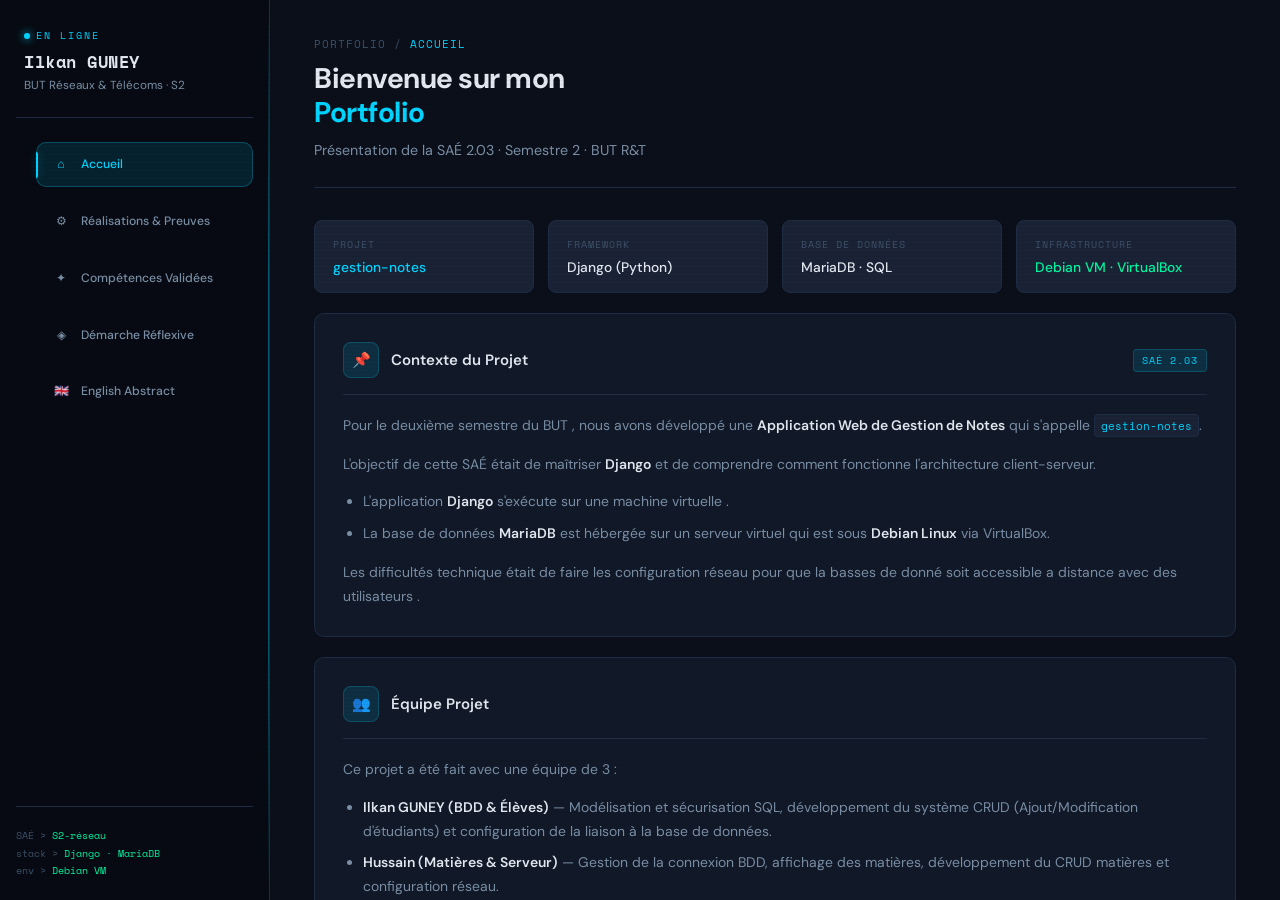
<file: index.html>
<!DOCTYPE html>
<html lang="fr">
<head>
    <meta charset="UTF-8">
    <meta name="viewport" content="width=device-width, initial-scale=1.0">
    <title>Portfolio SAÉ — Ilkan GUNEY</title>
    <link rel="stylesheet" href="style.css">
</head>
<body>
    <aside class="sidebar">
        <div class="profile-section">
            <div class="profile-tag">En ligne</div>
            <h2>Ilkan GUNEY</h2>
            <div class="subtitle">BUT Réseaux &amp; Télécoms · S2</div>
        </div>
        <ul class="nav-menu">
            <li class="nav-item active">
                <a href="index.html">
                    <span class="nav-icon">⌂</span>
                    <span class="nav-label">Accueil</span>
                </a>
            </li>
            <li class="nav-item">
                <a href="realisations.html">
                    <span class="nav-icon">⚙</span>
                    <span class="nav-label">Réalisations &amp; Preuves</span>
                </a>
            </li>
            <li class="nav-item">
                <a href="competences.html">
                    <span class="nav-icon">✦</span>
                    <span class="nav-label">Compétences Validées</span>
                </a>
            </li>
            <li class="nav-item">
                <a href="reflexion.html">
                    <span class="nav-icon">◈</span>
                    <span class="nav-label">Démarche Réflexive</span>
                </a>
            </li>
            <li class="nav-item">
                <a href="english.html">
                    <span class="nav-icon">🇬🇧</span>
                    <span class="nav-label">English Abstract</span>
                </a>
            </li>
        </ul>
        <div class="sidebar-footer">
            <div class="sys-info">
                <div>SAÉ &gt; <span>S2-réseau</span></div>
                <div>stack &gt; <span>Django · MariaDB</span></div>
                <div>env &gt; <span>Debian VM</span></div>
            </div>
        </div>
    </aside>

    <main class="main-content">
        <div class="page-header">
            <div class="breadcrumb">Portfolio / <span>Accueil</span></div>
            <h1>Bienvenue sur mon<br><em>Portfolio </em></h1>
            <p class="desc">Présentation de la SAÉ 2.03 · Semestre 2 · BUT R&amp;T</p>
        </div>

        <div class="info-grid">
            <div class="info-tile">
                <div class="label">Projet</div>
                <div class="value accent">gestion-notes</div>
            </div>
            <div class="info-tile">
                <div class="label">Framework</div>
                <div class="value">Django (Python)</div>
            </div>
            <div class="info-tile">
                <div class="label">Base de données</div>
                <div class="value">MariaDB · SQL</div>
            </div>
            <div class="info-tile">
                <div class="label">Infrastructure</div>
                <div class="value green">Debian VM · VirtualBox</div>
            </div>
        </div>

        <div class="card">
            <div class="card-header">
                <div class="card-icon">📌</div>
                <h3>Contexte du Projet</h3>
                <span class="card-tag">SAÉ 2.03</span>
            </div>
            <p>
                Pour le  deuxième semestre du  BUT , nous avons développé une 
                <strong>Application Web de Gestion de Notes</strong> qui s'appelle  <code>gestion-notes</code>.
            </p>
            <p>
                L'objectif  de cette SAÉ était de maîtriser  <strong>Django</strong> et de comprendre comment fonctionne l'architecture client-serveur.
            </p>
            <ul>
                <li>L'application <strong>Django</strong> s'exécute sur  une machine virtuelle .</li>
                <li>La base de données <strong>MariaDB</strong> est hébergée sur un serveur virtuel qui est sous  <strong>Debian Linux</strong> via VirtualBox.</li>
            </ul>
            <p>
                Les difficultés  technique était de faire les configuration réseau pour que la basses de donné soit accessible a distance avec des utilisateurs .
            </p>
        </div>

        <div class="card">
            <div class="card-header">
                <div class="card-icon">👥</div>
                <h3>Équipe Projet</h3>
              
            </div>
            <p>Ce projet a été fait avec une équipe de 3 :</p>
            <ul>
                <li><strong>Ilkan GUNEY (BDD &amp; Élèves)</strong> — Modélisation et sécurisation SQL, développement du système CRUD (Ajout/Modification d'étudiants) et configuration de la liaison à la base de données.</li>
                <li><strong>Hussain (Matières &amp; Serveur)</strong> — Gestion de la connexion BDD, affichage des matières, développement du CRUD matières et configuration réseau.</li>
                <li><strong>Rafael (CSV &amp; Bulletins)</strong> — Conception des interfaces HTML/CSS, lecture et traitement des fichiers CSV pour l'importation automatisée des notes dans la base de données.</li>
            </ul>
        </div>

        <div class="card">
            <div class="card-header">
                <div class="card-icon">🗺</div>
                <h3>Navigation du Portfolio</h3>
            </div>
            <ul>
                <li><strong>Réalisations &amp; Preuves</strong> — Détails techniques des tâches accomplies avec captures d'écran.</li>
                <li><strong>Compétences Validées</strong> — Correspondance avec le référentiel national BUT (AC).</li>
                <li><strong>Démarche Réflexive</strong> — Analyse critique des incidents techniques rencontrés et résolutions.</li>
                <li><strong>English Abstract</strong> — Résumé technique rédigé en anglais.</li>
            </ul>
        </div>
    </main>
</body>
</html>
</file>
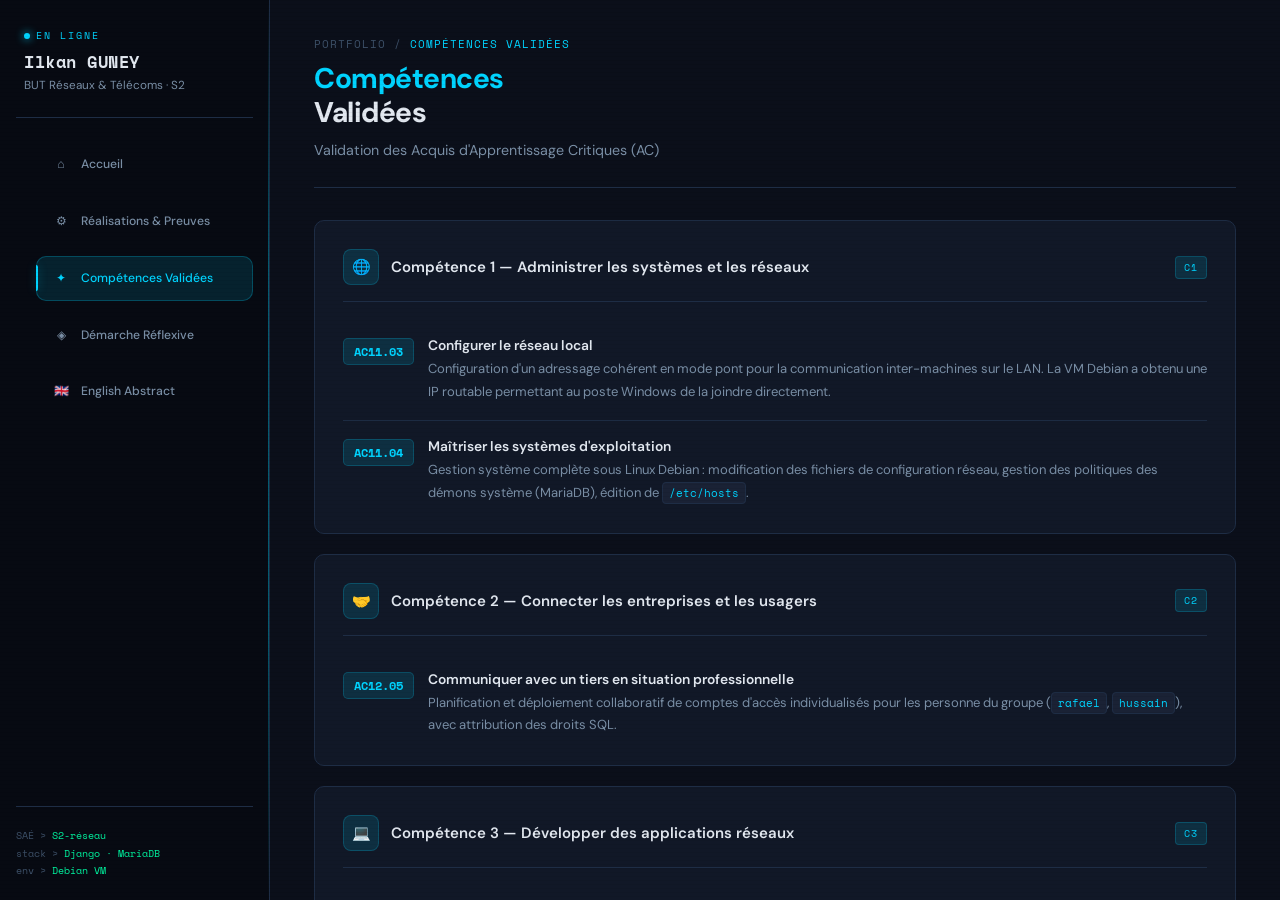
<file: competences.html>
<!DOCTYPE html>
<html lang="fr">
<head>
    <meta charset="UTF-8">
    <meta name="viewport" content="width=device-width, initial-scale=1.0">
    <title>Compétences — Portfolio Ilkan GUNEY</title>
    <link rel="stylesheet" href="style.css">
</head>
<body>
    <aside class="sidebar">
        <div class="profile-section">
            <div class="profile-tag">En ligne</div>
            <h2>Ilkan GUNEY</h2>
            <div class="subtitle">BUT Réseaux &amp; Télécoms · S2</div>
        </div>
        <ul class="nav-menu">
            <li class="nav-item">
                <a href="index.html"><span class="nav-icon">⌂</span><span class="nav-label">Accueil</span></a>
            </li>
            <li class="nav-item">
                <a href="realisations.html"><span class="nav-icon">⚙</span><span class="nav-label">Réalisations &amp; Preuves</span></a>
            </li>
            <li class="nav-item active">
                <a href="competences.html"><span class="nav-icon">✦</span><span class="nav-label">Compétences Validées</span></a>
            </li>
            <li class="nav-item">
                <a href="reflexion.html"><span class="nav-icon">◈</span><span class="nav-label">Démarche Réflexive</span></a>
            </li>
            <li class="nav-item">
                <a href="english.html"><span class="nav-icon">🇬🇧</span><span class="nav-label">English Abstract</span></a>
            </li>
        </ul>
        <div class="sidebar-footer">
            <div class="sys-info">
                <div>SAÉ &gt; <span>S2-réseau</span></div>
                <div>stack &gt; <span>Django · MariaDB</span></div>
                <div>env &gt; <span>Debian VM</span></div>
            </div>
        </div>
    </aside>

    <main class="main-content">
        <div class="page-header">
            <div class="breadcrumb">Portfolio / <span>Compétences Validées</span></div>
            <h1><em>Compétences</em><br>Validées </h1>
            <p class="desc">Validation des Acquis d'Apprentissage Critiques (AC) </p>
        </div>

        <!-- COMPÉTENCE 1 -->
        <div class="card">
            <div class="card-header">
                <div class="card-icon">🌐</div>
                <h3>Compétence 1 — Administrer les systèmes et les réseaux</h3>
                <span class="card-tag">C1</span>
            </div>

            <div class="ac-item">
                <span class="ac-code">AC11.03</span>
                <div class="ac-content">
                    <strong>Configurer le réseau local</strong>
                    <p>
                        Configuration d'un adressage cohérent en mode pont pour la communication inter-machines sur le LAN.
                        La VM Debian a obtenu une IP routable permettant au poste Windows de la joindre directement.
                    </p>
                </div>
            </div>

            <div class="ac-item">
                <span class="ac-code">AC11.04</span>
                <div class="ac-content">
                    <strong>Maîtriser les systèmes d'exploitation</strong>
                    <p>
                        Gestion système complète sous Linux Debian : modification des fichiers de configuration réseau,
                        gestion des politiques des démons système (MariaDB), édition de <code>/etc/hosts</code>.
                    </p>
                </div>
            </div>
        </div>

        <!-- COMPÉTENCE 2 -->
        <div class="card">
            <div class="card-header">
                <div class="card-icon">🤝</div>
                <h3>Compétence 2 — Connecter les entreprises et les usagers</h3>
                <span class="card-tag">C2</span>
            </div>

            <div class="ac-item">
                <span class="ac-code">AC12.05</span>
                <div class="ac-content">
                    <strong>Communiquer avec un tiers en situation professionnelle</strong>
                    <p>
                        Planification et déploiement collaboratif de comptes d'accès individualisés pour les personne du groupe 
                        (<code>rafael</code>, <code>hussain</code>), avec attribution des droits SQL.
                    </p>
                </div>
            </div>
        </div>

        <!-- COMPÉTENCE 3 -->
        <div class="card">
            <div class="card-header">
                <div class="card-icon">💻</div>
                <h3>Compétence 3 — Développer des applications réseaux</h3>
                <span class="card-tag">C3</span>
            </div>

            <div class="ac-item">
                <span class="ac-code">AC13.03</span>
                <div class="ac-content">
                    <strong>Traduire un algorithme en un programme</strong>
                    <p>
                        Écriture de scripts Python pour le traitement des formulaires web, la validation des données
                        et les calculs dynamiques de moyennes par étudiant et par matière.
                    </p>
                </div>
            </div>

            <div class="ac-item">
                <span class="ac-code">AC13.05</span>
                <div class="ac-content">
                    <strong>Choisir les mécanismes de gestion de données adaptés</strong>
                    <p>
                        Liaison via connecteur SQL (<code>mysqlclient</code>) d'un framework web objet (Django) à une
                        base de données MariaDB externe hébergée sur infrastructure virtuelle .
                    </p>
                </div>
            </div>
        </div>

        <!-- Synthèse -->
        <div class="card">
            <div class="card-header">
                <div class="card-icon">📋</div>
                <h3>Synthèse des apprentissages</h3>
            </div>
            <p>
                Cette SAÉ m'a permis de travailler sur plusieurs compétences techniques en <strong>administration réseau</strong>,
                en <strong>sécurisation des accès</strong> et en <strong>développement d'applications</strong>.
                Ce projet ma permit d'etre dans des situaltions a la qu'elle je peut etre confronter dans une entreprise 
                
            </p>
        </div>
    </main>
</body>
</html>
</file>
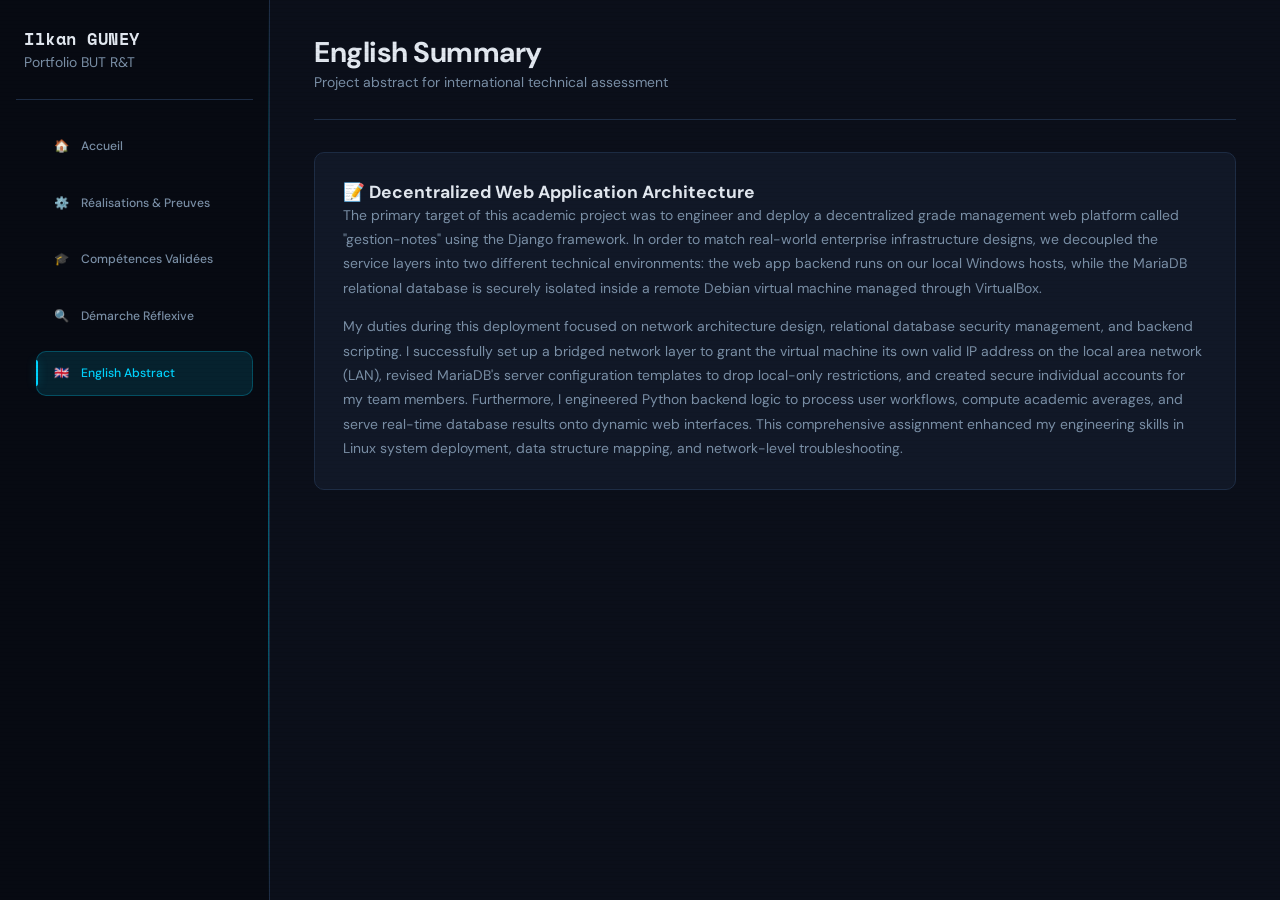
<file: english.html>
<!DOCTYPE html>
<html lang="en">
<head>
    <meta charset="UTF-8">
    <title>Portfolio - English Abstract</title>
    <link rel="stylesheet" href="style.css">
</head>
<body>
    <aside class="sidebar">
        <div class="profile-section">
            <h2>Ilkan GUNEY</h2>
            <p>Portfolio BUT R&T</p>
        </div>
        <ul class="nav-menu">
            <li class="nav-item"><a href="index.html"><span class="nav-icon">🏠</span> Accueil</a></li>
            <li class="nav-item"><a href="realisations.html"><span class="nav-icon">⚙️</span> Réalisations & Preuves</a></li>
            <li class="nav-item"><a href="competences.html"><span class="nav-icon">🎓</span> Compétences Validées</a></li>
            <li class="nav-item"><a href="reflexion.html"><span class="nav-icon">🔍</span> Démarche Réflexive</a></li>
            <li class="nav-item active"><a href="english.html"><span class="nav-icon">🇬🇧</span> English Abstract</a></li>
        </ul>
    </aside>

    <main class="main-content">
        <div class="page-header">
            <h1>English Summary</h1>
            <p>Project abstract for international technical assessment</p>
        </div>

        <div class="card">
            <h3>📝 Decentralized Web Application Architecture</h3>
            <p>The primary target of this academic project was to engineer and deploy a decentralized grade management web platform called "gestion-notes" using the Django framework. In order to match real-world enterprise infrastructure designs, we decoupled the service layers into two different technical environments: the web app backend runs on our local Windows hosts, while the MariaDB relational database is securely isolated inside a remote Debian virtual machine managed through VirtualBox.</p>
            <p>My duties during this deployment focused on network architecture design, relational database security management, and backend scripting. I successfully set up a bridged network layer to grant the virtual machine its own valid IP address on the local area network (LAN), revised MariaDB's server configuration templates to drop local-only restrictions, and created secure individual accounts for my team members. Furthermore, I engineered Python backend logic to process user workflows, compute academic averages, and serve real-time database results onto dynamic web interfaces. This comprehensive assignment enhanced my engineering skills in Linux system deployment, data structure mapping, and network-level troubleshooting.</p>
        </div>
    </main>
</body>
</html>
</file>
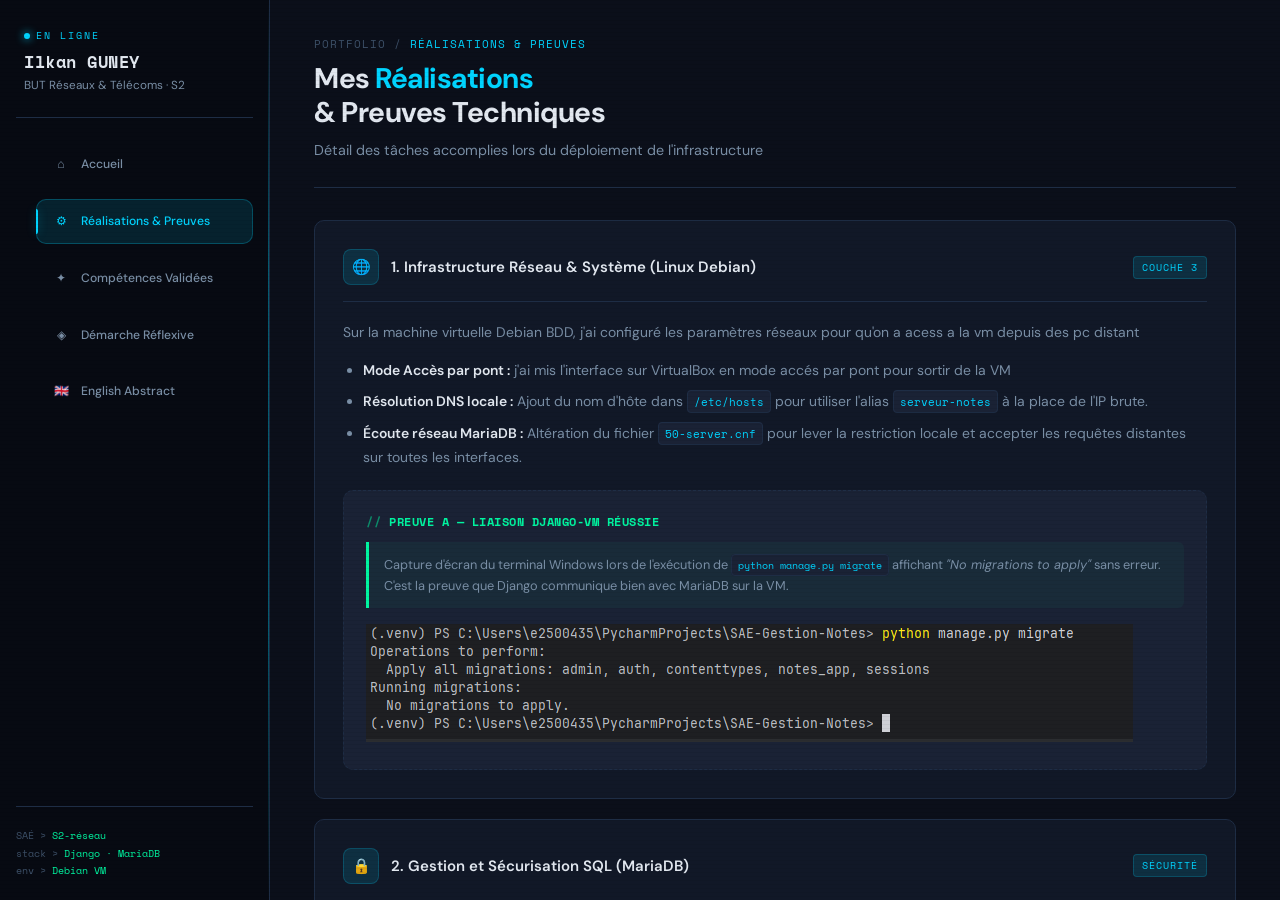
<file: realisations.html>
<!DOCTYPE html>
<html lang="fr">
<head>
    <meta charset="UTF-8">
    <meta name="viewport" content="width=device-width, initial-scale=1.0">
    <title>Réalisations — Portfolio Ilkan GUNEY</title>
    <link rel="stylesheet" href="style.css">
</head>
<body>
    <aside class="sidebar">
        <div class="profile-section">
            <div class="profile-tag">En ligne</div>
            <h2>Ilkan GUNEY</h2>
            <div class="subtitle">BUT Réseaux &amp; Télécoms · S2</div>
        </div>
        <ul class="nav-menu">
            <li class="nav-item">
                <a href="index.html"><span class="nav-icon">⌂</span><span class="nav-label">Accueil</span></a>
            </li>
            <li class="nav-item active">
                <a href="realisations.html"><span class="nav-icon">⚙</span><span class="nav-label">Réalisations &amp; Preuves</span></a>
            </li>
            <li class="nav-item">
                <a href="competences.html"><span class="nav-icon">✦</span><span class="nav-label">Compétences Validées</span></a>
            </li>
            <li class="nav-item">
                <a href="reflexion.html"><span class="nav-icon">◈</span><span class="nav-label">Démarche Réflexive</span></a>
            </li>
            <li class="nav-item">
                <a href="english.html"><span class="nav-icon">🇬🇧</span><span class="nav-label">English Abstract</span></a>
            </li>
        </ul>
        <div class="sidebar-footer">
            <div class="sys-info">
                <div>SAÉ &gt; <span>S2-réseau</span></div>
                <div>stack &gt; <span>Django · MariaDB</span></div>
                <div>env &gt; <span>Debian VM</span></div>
            </div>
        </div>
    </aside>

    <main class="main-content">
        <div class="page-header">
            <div class="breadcrumb">Portfolio / <span>Réalisations &amp; Preuves</span></div>
            <h1>Mes <em>Réalisations</em><br>&amp; Preuves Techniques</h1>
            <p class="desc">Détail des tâches accomplies lors du déploiement de l'infrastructure</p>
        </div>

        <!-- RÉALISATION 1 -->
        <div class="card">
            <div class="card-header">
                <div class="card-icon">🌐</div>
                <h3>1. Infrastructure Réseau &amp; Système (Linux Debian)</h3>
                <span class="card-tag">Couche 3</span>
            </div>
            <p>
                Sur la machine virtuelle Debian BDD, j'ai configuré les paramètres réseaux pour qu'on a acess a la vm depuis des pc distant  
            <ul>
                <li>
                    <strong>Mode Accès par pont  :</strong> j'ai mis l'interface sur VirtualBox  en mode accés par pont pour sortir de la VM
                
                </li>
                <li>
                    <strong>Résolution DNS locale :</strong> Ajout du nom d'hôte dans <code>/etc/hosts</code> pour utiliser
                    l'alias <code>serveur-notes</code> à la place de l'IP brute.
                </li>
                <li>
                    <strong>Écoute réseau MariaDB :</strong> Altération du fichier <code>50-server.cnf</code> pour lever la
                    restriction locale et accepter les requêtes distantes sur toutes les interfaces.
                </li>
            </ul>

            <div class="preuve-box">
                <div class="preuve-header">Preuve A — Liaison Django-VM réussie</div>
                <div class="preuve-instruction">
                     Capture d'écran du terminal Windows lors de l'exécution de
                    <code>python manage.py migrate</code> affichant <em>"No migrations to apply"</em> sans erreur.
                    C'est la preuve que Django communique bien avec MariaDB sur la VM.
                </div>
                <img src="1.png" alt="Preuve A - Terminal Migrate" class="preuve-image">
            </div>
        </div>

        <!-- RÉALISATION 2 -->
        <div class="card">
            <div class="card-header">
                <div class="card-icon">🔒</div>
                <h3>2. Gestion et Sécurisation SQL (MariaDB)</h3>
                <span class="card-tag">Sécurité</span>
            </div>
            <p>
                J'ai mis des règles d'accès à la base de données pour un accès sécurisée:
            </p>
            <ul>
                <li>Création des comptes nominatifs : <code>ilkan</code>, <code>rafael</code>, <code>hussain</code>.</li>
                <li>Attribution sécurisée des mots de passe individuels.</li>
                <li>Nous avons configuré les privilèges SQL de l'utilisateur de manière à limiter ses accès uniquement aux tables de la base de données gestion-notes. <cRode>gestion-notes</code>.</li>
            </ul>

            <div class="preuve-box">
                <div class="preuve-header">Preuve B — Configuration Django (settings.py)</div>
                <div class="preuve-instruction">
                    Extrait du fichier <code>settings.py</code> de l'application Django ciblant le serveur MariaDB distant.
                </div>
                <div class="code-block">
                    <div class="code-block-header">
                        <div class="code-dot red"></div>
                        <div class="code-dot yellow"></div>
                        <div class="code-dot green"></div>
                        <span class="code-filename">gestion_notes/settings.py</span>
                    </div>
                    <pre>DATABASES = {
    'default': {
        'ENGINE': 'django.db.backends.mysql',
        'NAME':   'gestion-notes',
        'USER':   'ilkan',
        'PASSWORD': 'toto',
        'HOST':   'serveur-notes',   # alias /etc/hosts → IP VM
        'PORT':   '3306',
    }
}</pre>
                </div>
            </div>
        </div>

        <!-- RÉALISATION 3 -->
        <div class="card">
            <div class="card-header">
                <div class="card-icon">🐍</div>
                <h3>3. Développement Backend (Python / Django)</h3>
                <span class="card-tag">Dev Web</span>
            </div>
            <p>
                En parallèle de la partie infrastructure, j'ai contribué au développement des vues et de la logique métier
                de l'application :
            </p>
            <ul>
                <li>Traitement des formulaires d'ajout d'étudiants et de notes.</li>
                <li>Calcul dynamique des moyennes par matière.</li>
                <li>Rendu des résultats en temps réel dans les templates HTML.</li>
            </ul>

            <div class="preuve-box">
                <div class="preuve-header">Preuve C — Interface applicative fonctionnelle</div>
                <div class="preuve-instruction">
                    Capture d'écran de l'interface web <code>gestion-notes</code>
                    dans le navigateur, qui montre une liste d'étudiants.
                </div>
                <img src="image.png" alt="Preuve c - Terminal Migrate" class="preuve-image">
            </div>
        </div>
    </main>
</body>
</html>
</file>
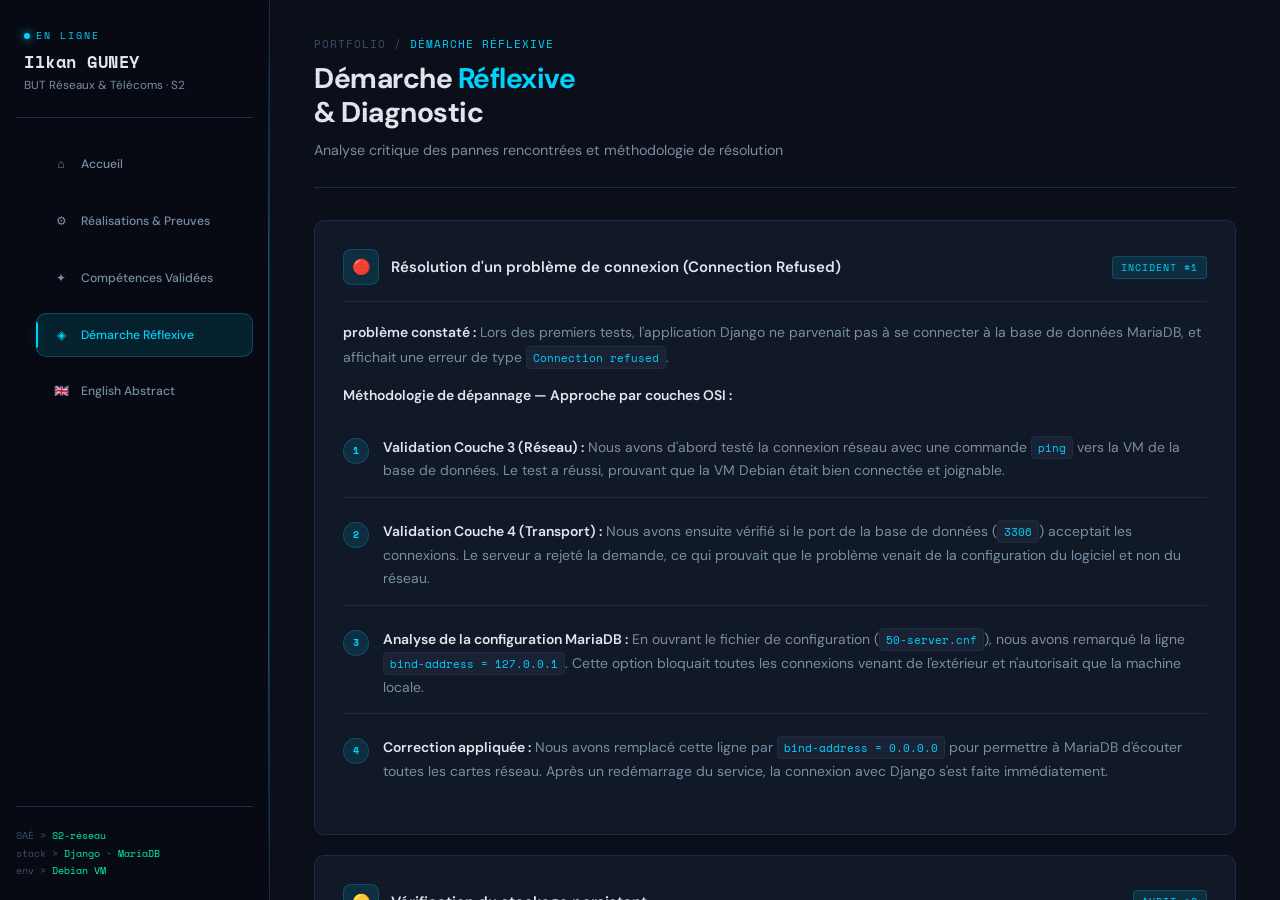
<file: reflexion.html>
<!DOCTYPE html>
<html lang="fr">
<head>
    <meta charset="UTF-8">
    <meta name="viewport" content="width=device-width, initial-scale=1.0">
    <title>Démarche Réflexive — Portfolio Ilkan GUNEY</title>
    <link rel="stylesheet" href="style.css">
</head>
<body>
    <aside class="sidebar">
        <div class="profile-section">
            <div class="profile-tag">En ligne</div>
            <h2>Ilkan GUNEY</h2>
            <div class="subtitle">BUT Réseaux &amp; Télécoms · S2</div>
        </div>
        <ul class="nav-menu">
            <li class="nav-item">
                <a href="index.html"><span class="nav-icon">⌂</span><span class="nav-label">Accueil</span></a>
            </li>
            <li class="nav-item">
                <a href="realisations.html"><span class="nav-icon">⚙</span><span class="nav-label">Réalisations &amp; Preuves</span></a>
            </li>
            <li class="nav-item">
                <a href="competences.html"><span class="nav-icon">✦</span><span class="nav-label">Compétences Validées</span></a>
            </li>
            <li class="nav-item active">
                <a href="reflexion.html"><span class="nav-icon">◈</span><span class="nav-label">Démarche Réflexive</span></a>
            </li>
            <li class="nav-item">
                <a href="english.html"><span class="nav-icon">🇬🇧</span><span class="nav-label">English Abstract</span></a>
            </li>
        </ul>
        <div class="sidebar-footer">
            <div class="sys-info">
                <div>SAÉ &gt; <span>S2-réseau</span></div>
                <div>stack &gt; <span>Django · MariaDB</span></div>
                <div>env &gt; <span>Debian VM</span></div>
            </div>
        </div>
    </aside>

    <main class="main-content">
        <div class="page-header">
            <div class="breadcrumb">Portfolio / <span>Démarche Réflexive</span></div>
            <h1>Démarche <em>Réflexive</em><br>&amp; Diagnostic</h1>
            <p class="desc">Analyse critique des pannes rencontrées et méthodologie de résolution</p>
        </div>

        <!-- PANNE 1 -->
     <div class="card">
            <div class="card-header">
                <div class="card-icon">🔴</div>
                <h3>Résolution d'un problème de connexion (Connection Refused)</h3>
                <span class="card-tag">Incident #1</span>
            </div>
            <p>
                <strong>problème constaté :</strong> Lors des premiers tests, l'application Django ne parvenait pas 
                à se connecter à la base de données MariaDB, et affichait une erreur de type <code>Connection refused</code>.
            </p>
            <p><strong>Méthodologie de dépannage — Approche par couches OSI :</strong></p>
            <ol class="step-list">
                <li>
                    <div>
                        <strong>Validation Couche 3 (Réseau) :</strong> Nous avons d'abord testé la connexion réseau avec une commande 
                        <code>ping</code> vers la VM de la base de données. Le test a réussi, prouvant que la VM Debian était bien connectée et joignable.
                    </div>
                </li>
                <li>
                    <div>
                        <strong>Validation Couche 4 (Transport) :</strong> Nous avons ensuite vérifié si le port de la base de données 
                        (<code>3306</code>) acceptait les connexions. Le serveur a rejeté la demande, ce qui prouvait que le problème venait de la configuration du logiciel et non du réseau.
                    </div>
                </li>
                <li>
                    <div>
                        <strong>Analyse de la configuration MariaDB :</strong> En ouvrant le fichier de configuration 
                        (<code>50-server.cnf</code>), nous avons remarqué la ligne <code>bind-address = 127.0.0.1</code>. Cette option bloquait toutes les connexions venant de l'extérieur et n'autorisait que la machine locale.
                    </div>
                </li>
                <li>
                    <div>
                        <strong>Correction appliquée :</strong> Nous avons remplacé cette ligne par <code>bind-address = 0.0.0.0</code> 
                        pour permettre à MariaDB d'écouter toutes les cartes réseau. Après un redémarrage du service, la connexion avec Django s'est faite immédiatement.
                    </div>
                </li>
            </ol>
        </div>

  <div class="card">
            <div class="card-header">
                <div class="card-icon">🟡</div>
                <h3>Vérification du stockage persistant</h3>
                <span class="card-tag">Audit #2</span>
            </div>
            <p>
                Pour s'assurer que les données des formulaires (élèves et notes) étaient bien enregistrées sur le serveur 
                distant et non dans la base SQLite locale de test sur Windows, nous avons effectué une vérification directement sur la VM MariaDB.
            </p>

            <div class="preuve-box">
                <div class="preuve-header">Preuve D — Persistance réelle des données sur MariaDB</div>
                <div class="preuve-instruction">
                    Capture d'écran du terminal de la VM Debian après exécution de la commande 
                    <code>SELECT * FROM app_note;</code>. Les lignes affichées confirment que les informations sont correctement stockées sur l'infrastructure distante.
                </div>
                <img src="2.png" alt="Preuve D - Terminal MariaDB" class="preuve-image" style="width:100%; max-height:450px; object-fit:contain; border-radius:8px; border:1px solid #cbd5e1; margin-top:10px;">
            </div>
        </div>

        <div class="card">
            <div class="card-header">
                <div class="card-icon">💡</div>
                <h3>Bilan sur le projet et ce qu'on a appris</h3>
            </div>
            <p>
                Ce projet de SAÉ a montré que les erreurs de connexion ne viennent pas forcément d'un câble mal branché 
                ou d'une mauvaise adresse IP. Utiliser le **modèle OSI** pour chercher une panne étape par étape permet de trouver le problème beaucoup plus vite sans perdre de temps.
            </p>
            <p>
                On a aussi compris qu'il faut faire très attention à la **configuration des serveurs**. 
                Une simple ligne comme <code>bind-address</code> peut bloquer complètement l'accès à la base de données si elle est mal réglée.
            </p>
            <p>
                Enfin, travailler avec plusieurs machines virtuelles a demandé de **bien s'organiser en équipe**, 
                surtout pour partager les accès à la base de données. C'était un très bon exercice pour comprendre comment on gère la sécurité et les droits des utilisateurs dans une entreprise.
            </p>
        </div>
    </main>
</body>
</html>
</file>
<file: style.css>
@import url('https://fonts.googleapis.com/css2?family=Space+Mono:wght@400;700&family=DM+Sans:wght@300;400;500;600;700&display=swap');

:root {
    --bg: #0b0f1a;
    --sidebar-bg: #070a12;
    --surface: #111827;
    --surface-2: #1a2235;
    --border: #1e2d45;
    --accent: #00d4ff;
    --accent-dim: rgba(0, 212, 255, 0.12);
    --accent-glow: rgba(0, 212, 255, 0.35);
    --green: #00f5a0;
    --green-dim: rgba(0, 245, 160, 0.1);
    --amber: #fbbf24;
    --amber-dim: rgba(251, 191, 36, 0.1);
    --text-primary: #e2e8f0;
    --text-secondary: #7a8fa6;
    --text-muted: #3d5068;
    --font-mono: 'Space Mono', monospace;
    --font-body: 'DM Sans', sans-serif;
    --sidebar-width: 270px;
    --radius: 10px;
}

*, *::before, *::after {
    margin: 0;
    padding: 0;
    box-sizing: border-box;
}

html {
    scroll-behavior: smooth;
}

body {
    background: var(--bg);
    color: var(--text-primary);
    font-family: var(--font-body);
    display: flex;
    height: 100vh;
    overflow: hidden;
    font-size: 15px;
}

/* ─── Scanline effect ─── */
body::before {
    content: '';
    position: fixed;
    inset: 0;
    background: repeating-linear-gradient(
        0deg,
        transparent,
        transparent 3px,
        rgba(0,0,0,0.04) 3px,
        rgba(0,0,0,0.04) 4px
    );
    pointer-events: none;
    z-index: 9999;
}

/* ═══════════════════════════════
   SIDEBAR
═══════════════════════════════ */
.sidebar {
    width: var(--sidebar-width);
    background: var(--sidebar-bg);
    border-right: 1px solid var(--border);
    display: flex;
    flex-direction: column;
    padding: 28px 16px 20px;
    flex-shrink: 0;
    position: relative;
    overflow: hidden;
}

.sidebar::after {
    content: '';
    position: absolute;
    top: 0;
    right: 0;
    width: 1px;
    height: 100%;
    background: linear-gradient(
        180deg,
        transparent 0%,
        var(--accent) 30%,
        var(--accent) 70%,
        transparent 100%
    );
    opacity: 0.4;
}

.profile-section {
    padding: 0 8px 24px;
    border-bottom: 1px solid var(--border);
    margin-bottom: 24px;
}

.profile-tag {
    font-family: var(--font-mono);
    font-size: 0.65em;
    color: var(--accent);
    letter-spacing: 2px;
    text-transform: uppercase;
    margin-bottom: 8px;
    display: flex;
    align-items: center;
    gap: 6px;
}

.profile-tag::before {
    content: '';
    display: inline-block;
    width: 6px;
    height: 6px;
    background: var(--accent);
    border-radius: 50%;
    box-shadow: 0 0 8px var(--accent);
    animation: pulse-dot 2s ease-in-out infinite;
}

@keyframes pulse-dot {
    0%, 100% { opacity: 1; box-shadow: 0 0 8px var(--accent); }
    50% { opacity: 0.5; box-shadow: 0 0 2px var(--accent); }
}

.profile-section h2 {
    font-family: var(--font-mono);
    font-size: 1.15em;
    font-weight: 700;
    color: var(--text-primary);
    letter-spacing: 0.5px;
    line-height: 1.3;
}

.profile-section .subtitle {
    font-size: 0.78em;
    color: var(--text-secondary);
    margin-top: 4px;
}

/* NAV */
.nav-menu {
    list-style: none;
    display: flex;
    flex-direction: column;
    gap: 4px;
    flex: 1;
}

.nav-item a {
    display: flex;
    align-items: center;
    gap: 10px;
    padding: 11px 14px;
    border-radius: var(--radius);
    text-decoration: none;
    color: var(--text-secondary);
    font-size: 0.875em;
    font-weight: 500;
    transition: all 0.2s ease;
    border: 1px solid transparent;
    position: relative;
}

.nav-item a:hover {
    color: var(--text-primary);
    background: var(--surface);
    border-color: var(--border);
}

.nav-item.active a {
    color: var(--accent);
    background: var(--accent-dim);
    border-color: rgba(0, 212, 255, 0.25);
}

.nav-item.active a::before {
    content: '';
    position: absolute;
    left: -1px;
    top: 20%;
    height: 60%;
    width: 2px;
    background: var(--accent);
    border-radius: 0 2px 2px 0;
    box-shadow: 0 0 8px var(--accent-glow);
}

.nav-icon {
    font-size: 1em;
    width: 20px;
    text-align: center;
    flex-shrink: 0;
}

.nav-label {
    flex: 1;
}

/* Sidebar footer */
.sidebar-footer {
    padding-top: 20px;
    border-top: 1px solid var(--border);
}

.sys-info {
    font-family: var(--font-mono);
    font-size: 0.65em;
    color: var(--text-muted);
    line-height: 1.8;
}

.sys-info span {
    color: var(--green);
}

/* ═══════════════════════════════
   MAIN CONTENT
═══════════════════════════════ */
.main-content {
    flex: 1;
    padding: 36px 44px;
    overflow-y: auto;
    background: var(--bg);
}

.main-content::-webkit-scrollbar {
    width: 4px;
}

.main-content::-webkit-scrollbar-track {
    background: transparent;
}

.main-content::-webkit-scrollbar-thumb {
    background: var(--border);
    border-radius: 4px;
}

/* ─── Page Header ─── */
.page-header {
    margin-bottom: 32px;
    padding-bottom: 24px;
    border-bottom: 1px solid var(--border);
    position: relative;
}

.page-header .breadcrumb {
    font-family: var(--font-mono);
    font-size: 0.7em;
    color: var(--text-muted);
    letter-spacing: 1px;
    text-transform: uppercase;
    margin-bottom: 10px;
}

.page-header .breadcrumb span {
    color: var(--accent);
}

.page-header h1 {
    font-size: 1.9em;
    font-weight: 700;
    color: var(--text-primary);
    line-height: 1.2;
    letter-spacing: -0.5px;
}

.page-header h1 em {
    font-style: normal;
    color: var(--accent);
}

.page-header .desc {
    margin-top: 8px;
    color: var(--text-secondary);
    font-size: 0.95em;
}

/* ─── Cards ─── */
.card {
    background: var(--surface);
    border: 1px solid var(--border);
    border-radius: var(--radius);
    padding: 28px;
    margin-bottom: 20px;
    position: relative;
    transition: border-color 0.2s;
}

.card:hover {
    border-color: #2a3f5a;
}

.card-header {
    display: flex;
    align-items: center;
    gap: 12px;
    margin-bottom: 18px;
    padding-bottom: 16px;
    border-bottom: 1px solid var(--border);
}

.card-icon {
    width: 36px;
    height: 36px;
    background: var(--accent-dim);
    border: 1px solid rgba(0, 212, 255, 0.2);
    border-radius: 8px;
    display: flex;
    align-items: center;
    justify-content: center;
    font-size: 1em;
    flex-shrink: 0;
}

.card-header h3 {
    font-size: 1em;
    font-weight: 600;
    color: var(--text-primary);
    flex: 1;
}

.card-tag {
    font-family: var(--font-mono);
    font-size: 0.65em;
    color: var(--accent);
    background: var(--accent-dim);
    border: 1px solid rgba(0, 212, 255, 0.2);
    padding: 3px 8px;
    border-radius: 4px;
    letter-spacing: 1px;
    text-transform: uppercase;
}

/* ─── Typography ─── */
p {
    color: var(--text-secondary);
    line-height: 1.75;
    margin-bottom: 14px;
    font-size: 0.93em;
}

p:last-child {
    margin-bottom: 0;
}

strong {
    color: var(--text-primary);
    font-weight: 600;
}

code {
    font-family: var(--font-mono);
    font-size: 0.82em;
    background: var(--surface-2);
    border: 1px solid var(--border);
    padding: 2px 6px;
    border-radius: 4px;
    color: var(--accent);
}

ul, ol {
    margin-left: 20px;
    margin-bottom: 14px;
}

li {
    color: var(--text-secondary);
    line-height: 1.7;
    margin-bottom: 8px;
    font-size: 0.93em;
}

li strong {
    color: var(--text-primary);
}

ol li {
    padding-left: 4px;
}

/* ─── Badge ─── */
.badge {
    font-family: var(--font-mono);
    font-size: 0.72em;
    padding: 3px 9px;
    border-radius: 4px;
    display: inline-block;
    margin-right: 8px;
    font-weight: 700;
    letter-spacing: 0.5px;
}

.badge-blue {
    background: rgba(59, 130, 246, 0.12);
    color: #60a5fa;
    border: 1px solid rgba(59, 130, 246, 0.25);
}

.badge-green {
    background: var(--green-dim);
    color: var(--green);
    border: 1px solid rgba(0, 245, 160, 0.2);
}

.badge-amber {
    background: var(--amber-dim);
    color: var(--amber);
    border: 1px solid rgba(251, 191, 36, 0.2);
}

/* ─── Code block ─── */
.code-block {
    background: #060c16;
    border: 1px solid var(--border);
    border-radius: var(--radius);
    margin: 16px 0;
    overflow: hidden;
}

.code-block-header {
    padding: 8px 16px;
    background: var(--surface-2);
    border-bottom: 1px solid var(--border);
    display: flex;
    align-items: center;
    gap: 8px;
}

.code-dot {
    width: 10px;
    height: 10px;
    border-radius: 50%;
}
.code-dot.red { background: #ff5f57; }
.code-dot.yellow { background: #ffbd2e; }
.code-dot.green { background: #28ca42; }

.code-filename {
    font-family: var(--font-mono);
    font-size: 0.72em;
    color: var(--text-muted);
    margin-left: 6px;
}

.code-block pre {
    padding: 18px 20px;
    overflow-x: auto;
    font-family: var(--font-mono);
    font-size: 0.85em;
    line-height: 1.65;
    color: #7dd3fc;
    margin: 0;
}

/* ─── Preuve box ─── */
.preuve-box {
    background: var(--surface-2);
    border: 1px dashed var(--border);
    border-radius: var(--radius);
    padding: 22px;
    margin-top: 20px;
    transition: border-color 0.25s;
}

.preuve-box:hover {
    border-color: rgba(0, 212, 255, 0.3);
}

.preuve-header {
    font-family: var(--font-mono);
    font-size: 0.78em;
    color: var(--green);
    font-weight: 700;
    letter-spacing: 0.5px;
    margin-bottom: 12px;
    display: flex;
    align-items: center;
    gap: 8px;
    text-transform: uppercase;
}

.preuve-header::before {
    content: '//';
    opacity: 0.5;
}

.preuve-instruction {
    font-size: 0.85em;
    color: var(--text-secondary);
    background: rgba(0, 245, 160, 0.04);
    border-left: 3px solid var(--green);
    padding: 12px 15px;
    border-radius: 0 6px 6px 0;
    margin-bottom: 16px;
    line-height: 1.65;
}

.image-placeholder {
    width: 100%;
    height: 220px;
    border-radius: 8px;
    border: 1px dashed var(--border);
    background: var(--surface);
    display: flex;
    align-items: center;
    justify-content: center;
    flex-direction: column;
    gap: 8px;
    color: var(--text-muted);
    font-family: var(--font-mono);
    font-size: 0.75em;
    letter-spacing: 0.5px;
}

.image-placeholder::before {
    content: '⎙';
    font-size: 2em;
    color: var(--border);
}

/* ─── Competence badge group ─── */
.ac-item {
    display: flex;
    gap: 14px;
    padding: 16px 0;
    border-bottom: 1px solid var(--border);
    align-items: flex-start;
}

.ac-item:last-child {
    border-bottom: none;
    padding-bottom: 0;
}

.ac-code {
    font-family: var(--font-mono);
    font-size: 0.78em;
    font-weight: 700;
    color: var(--accent);
    background: var(--accent-dim);
    border: 1px solid rgba(0, 212, 255, 0.2);
    padding: 4px 10px;
    border-radius: 5px;
    white-space: nowrap;
    flex-shrink: 0;
    margin-top: 2px;
}

.ac-content {
    flex: 1;
}

.ac-content strong {
    display: block;
    margin-bottom: 4px;
    font-size: 0.92em;
}

.ac-content p {
    margin: 0;
    font-size: 0.87em;
}

/* ─── Info grid ─── */
.info-grid {
    display: grid;
    grid-template-columns: repeat(auto-fit, minmax(200px, 1fr));
    gap: 14px;
    margin-bottom: 20px;
}

.info-tile {
    background: var(--surface-2);
    border: 1px solid var(--border);
    border-radius: 8px;
    padding: 16px 18px;
}

.info-tile .label {
    font-family: var(--font-mono);
    font-size: 0.65em;
    color: var(--text-muted);
    text-transform: uppercase;
    letter-spacing: 1px;
    margin-bottom: 6px;
}

.info-tile .value {
    font-size: 0.92em;
    color: var(--text-primary);
    font-weight: 500;
}

.info-tile .value.accent { color: var(--accent); }
.info-tile .value.green { color: var(--green); }

/* ─── Step list ─── */
.step-list {
    list-style: none;
    margin: 0;
    padding: 0;
    counter-reset: steps;
}

.step-list li {
    counter-increment: steps;
    display: flex;
    gap: 14px;
    padding: 14px 0;
    border-bottom: 1px solid var(--border);
}

.step-list li:last-child {
    border-bottom: none;
}

.step-list li::before {
    content: counter(steps);
    font-family: var(--font-mono);
    font-size: 0.75em;
    font-weight: 700;
    color: var(--accent);
    background: var(--accent-dim);
    border: 1px solid rgba(0, 212, 255, 0.2);
    width: 26px;
    height: 26px;
    border-radius: 50%;
    display: flex;
    align-items: center;
    justify-content: center;
    flex-shrink: 0;
    margin-top: 2px;
}

/* ─── English page ─── */
.en-section {
    border-left: 3px solid var(--accent);
    padding-left: 20px;
    margin-bottom: 24px;
}

.en-section h4 {
    font-family: var(--font-mono);
    font-size: 0.75em;
    text-transform: uppercase;
    letter-spacing: 1.5px;
    color: var(--accent);
    margin-bottom: 10px;
}

/* ─── Animations ─── */
@keyframes fadeInUp {
    from { opacity: 0; transform: translateY(14px); }
    to   { opacity: 1; transform: translateY(0); }
}

.card {
    animation: fadeInUp 0.35s ease both;
}

.card:nth-child(2) { animation-delay: 0.05s; }
.card:nth-child(3) { animation-delay: 0.1s; }
.card:nth-child(4) { animation-delay: 0.15s; }
.card:nth-child(5) { animation-delay: 0.2s; }


/* ==========================================================================
   AJOUT DU SYSTÈME RESPONSIVE (PC & MOBILE AUTOMATIQUE)
   ========================================================================== */
@media (max-width: 768px) {
    body {
        flex-direction: column;
        height: auto;
        overflow: auto; /* Autorise le scroll global sur mobile */
    }

    .sidebar {
        width: 100%;
        height: auto;
        border-right: none;
        border-bottom: 1px solid var(--border);
        padding: 20px 16px;
    }

    .sidebar::after {
        width: 100%;
        height: 1px;
        top: auto;
        bottom: 0;
        background: linear-gradient(90deg, transparent, var(--accent), transparent);
    }

    .profile-section {
        text-align: center;
        padding-bottom: 16px;
        margin-bottom: 16px;
    }

    .profile-tag {
        justify-content: center;
    }

    .nav-menu {
        flex-direction: row;
        flex-wrap: wrap;
        gap: 6px;
        justify-content: center;
    }

    .nav-item a {
        padding: 8px 12px;
        font-size: 0.8em;
    }

    .nav-item.active a::before {
        left: 20%;
        top: auto;
        bottom: -1px;
        height: 2px;
        width: 60%;
        border-radius: 2px 2px 0 0;
    }

    .sidebar-footer {
        display: none; /* Cache les petites lignes système sur mobile pour épurer */
    }

    .main-content {
        padding: 24px 16px;
        overflow-y: visible; /* Laisse le body gérer le scroll */
    }

    .page-header h1 {
        font-size: 1.5em;
    }

    .info-grid {
        grid-template-columns: repeat(2, 1fr); /* 2x2 tuiles sur mobile au lieu d'une ligne */
        gap: 10px;
    }

    .info-tile {
        padding: 12px;
    }

    .card {
        padding: 20px;
    }

    .card-header {
        flex-direction: column;
        align-items: flex-start;
        gap: 8px;
    }
</file>
